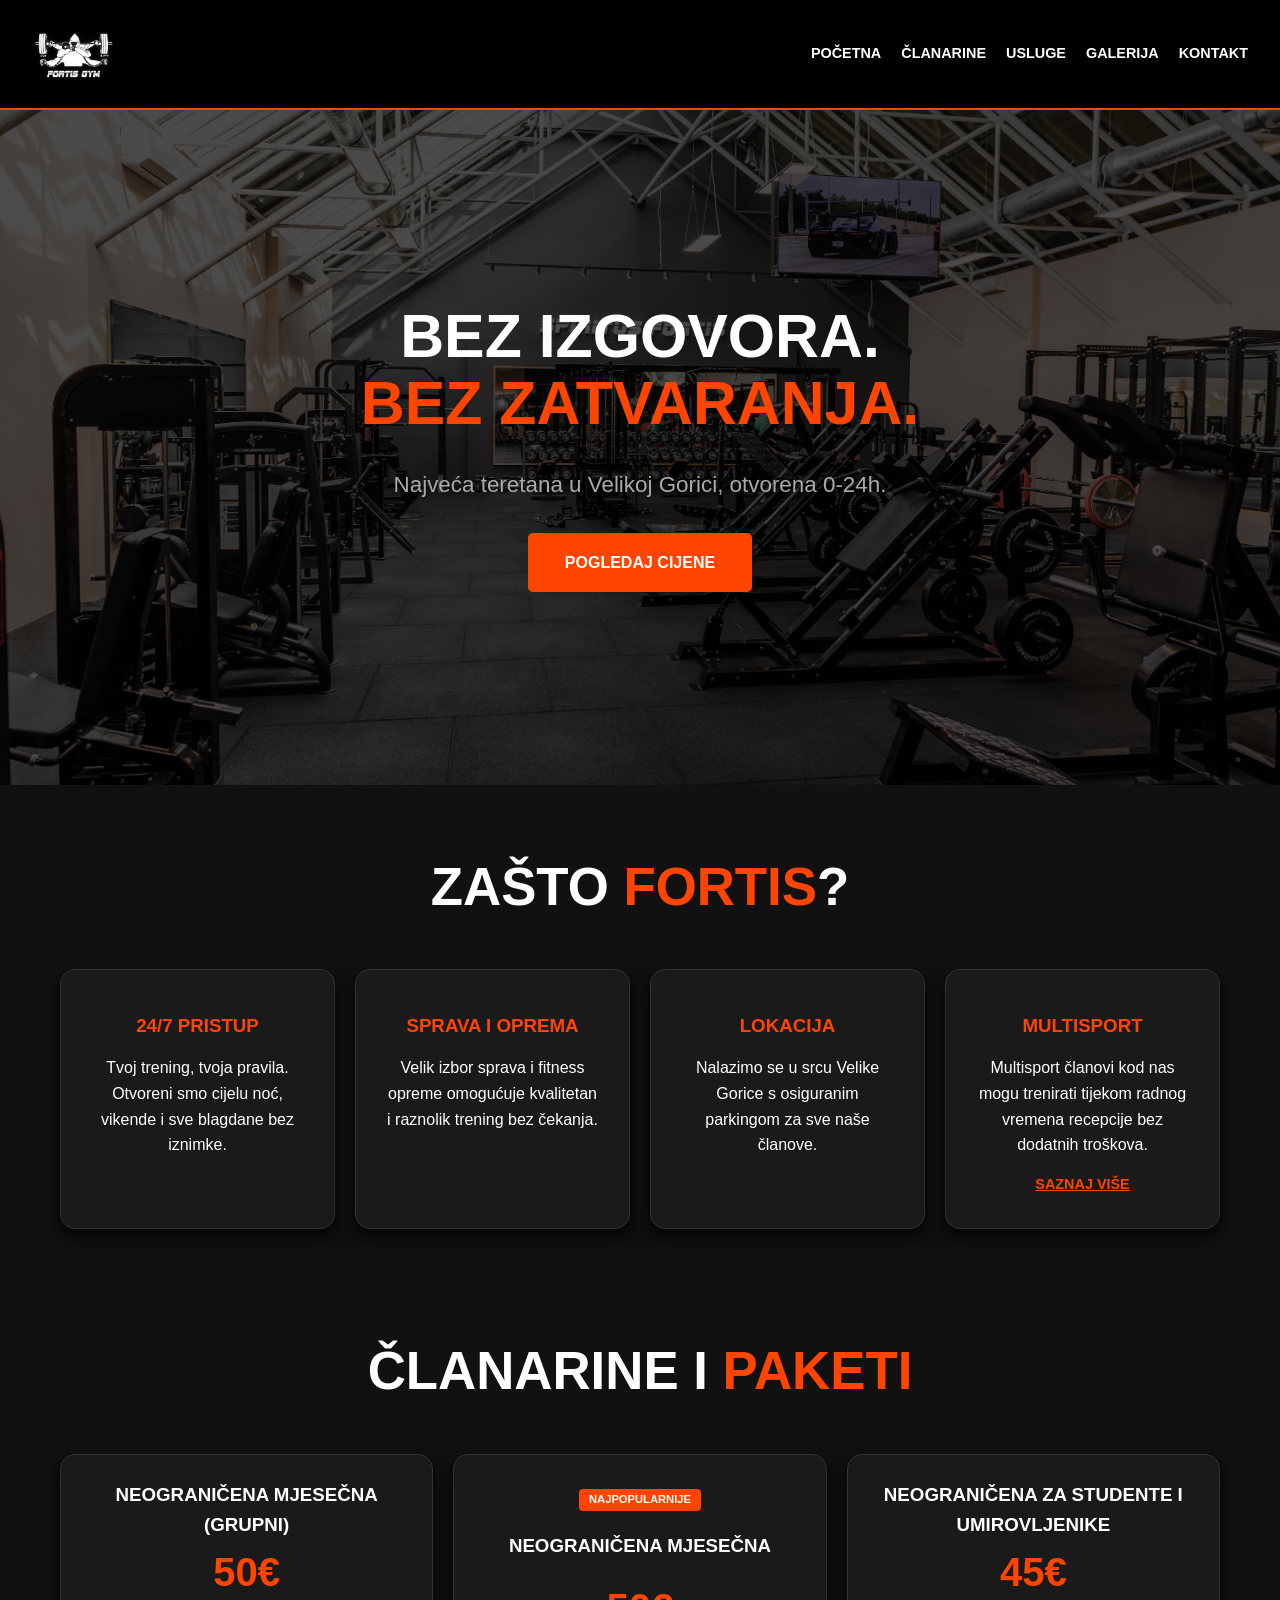
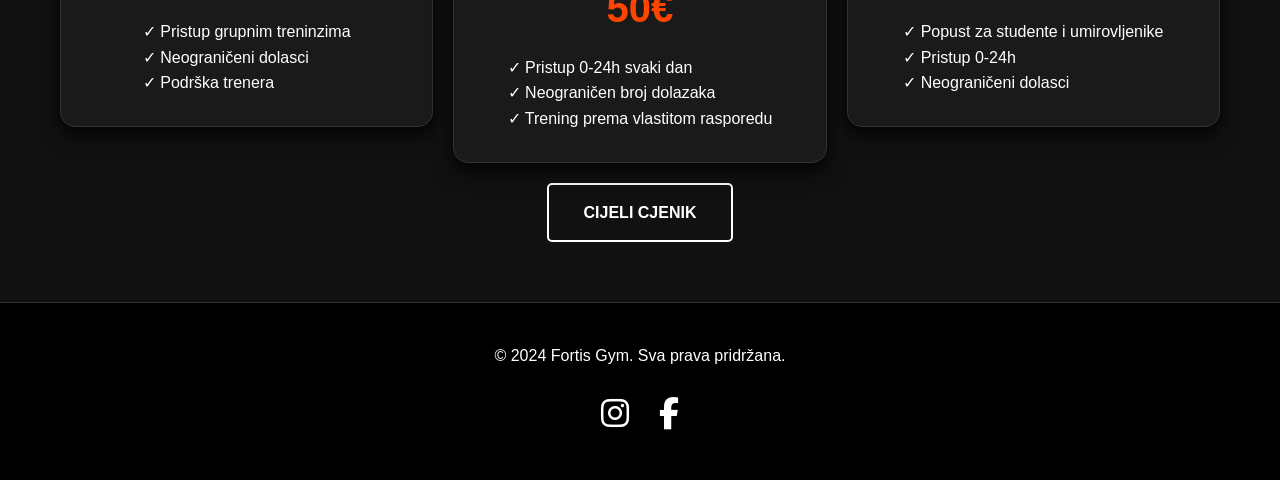
<file: index.html>
<!DOCTYPE html>
<html lang="hr">

<head>
    <meta charset="UTF-8">
    <meta name="viewport" content="width=device-width, initial-scale=1.0">
    <title>Fortis Gym | Početna</title>
    <link rel="stylesheet" href="https://cdnjs.cloudflare.com/ajax/libs/font-awesome/6.4.2/css/all.min.css">
    <link rel="stylesheet" href="CSS/style.css">
</head>

<body>

    <header>
        <div class="logo">
            <a href="index.html"><img src="slike/logo.png" alt="Fortis Gym Logo"></a>
        </div>
        <input type="checkbox" id="menu-toggle" class="menu-toggle">
        <label for="menu-toggle" class="hamburger"><span></span><span></span><span></span></label>
        <nav>
            <a href="index.html">Početna</a>
            <a href="clanarine.html">Članarine</a>
            <a href="usluge.html">Usluge</a>
            <a href="galerija.html">Galerija</a>
            <a href="kontakt.html">Kontakt</a>
        </nav>
    </header>

    <div class="hero"
        style="background-image: linear-gradient(rgba(0,0,0,0.7), rgba(0,0,0,0.7)), url('slike/Naslovna.jpg');">
        <h2>BEZ IZGOVORA.<br><span class="orange">BEZ ZATVARANJA.</span></h2>
        <p style="margin-top: 30px; color: #aaaaaa; font-size: 1.4rem;">Najveća teretana u Velikoj Gorici, otvorena
            0-24h.</p>
        <div style="margin-top: 30px;">
            <a href="#cjenik" class="btn">POGLEDAJ CIJENE</a>
        </div>
    </div>

    <main class="container">
        <section class="text-center mb-40">
            <h2 class="section-title">ZAŠTO <span class="orange">FORTIS</span>?</h2>
            <div class="grid-layout">
                <div class="card shadow-3d">
                    <h3 class="orange">24/7 PRISTUP</h3>
                    <p>Tvoj trening, tvoja pravila. Otvoreni smo cijelu noć, vikende i sve blagdane bez iznimke.</p>
                </div>
                <div class="card shadow-3d">
                    <h3 class="orange">SPRAVA I OPREMA</h3>
                    <p>Velik izbor sprava i fitness opreme omogućuje kvalitetan i raznolik trening bez čekanja.</p>
                </div>
                <div class="card shadow-3d">
                    <h3 class="orange">LOKACIJA</h3>
                    <p>Nalazimo se u srcu Velike Gorice s osiguranim parkingom za sve naše članove.</p>
                </div>

                <div class="card shadow-3d">
                    <h3 class="orange">MULTISPORT</h3>
                    <p>Multisport članovi kod nas mogu trenirati tijekom radnog vremena recepcije bez dodatnih troškova.
                    </p>

                    <details class="multisport-info">
                        <summary>Saznaj više</summary>
                        <div class="info-box">
                            Ako želite pristup teretani 0-24, potrebna je nadoplata u iznosu od 20 €.
                        </div>
                    </details>
                </div>
            </div>
        </section>

        <section id="cjenik" class="text-center mt-100">
            <h2 class="section-title">ČLANARINE I <span class="orange">PAKETI</span></h2>
            <div class="grid-layout">
                <div class="card shadow-3d">
                    <h3>NEOGRANIČENA MJESEČNA (GRUPNI)</h3>
                    <p class="orange" style="font-size: 2.5rem; font-weight: bold; margin: 15px 0;">50€</p>
                    <ul style="list-style: none; padding: 0; display: inline-block; text-align: left;">
                        <li>✓ Pristup grupnim treninzima</li>
                        <li>✓ Neograničeni dolasci</li>
                        <li>✓ Podrška trenera</li>
                    </ul>
                </div>

                <div class="card shadow-3d popular-card">
                    <div class="popular-badge">NAJPOPULARNIJE</div>
                    <h3>NEOGRANIČENA MJESEČNA</h3>
                    <p class="orange" style="font-size: 2.5rem; font-weight: bold; margin: 15px 0;">50€</p>
                    <ul style="list-style: none; padding: 0; display: inline-block; text-align: left;">
                        <li>✓ Pristup 0-24h svaki dan</li>
                        <li>✓ Neograničen broj dolazaka</li>
                        <li>✓ Trening prema vlastitom rasporedu</li>
                    </ul>
                </div>

                <div class="card shadow-3d">
                    <h3>NEOGRANIČENA ZA STUDENTE I UMIROVLJENIKE</h3>
                    <p class="orange" style="font-size: 2.5rem; font-weight: bold; margin: 15px 0;">45€</p>
                    <ul style="list-style: none; padding: 0; display: inline-block; text-align: left;">
                        <li>✓ Popust za studente i umirovljenike</li>
                        <li>✓ Pristup 0-24h</li>
                        <li>✓ Neograničeni dolasci</li>
                    </ul>
                </div>
            </div>
            <div>
                <a href="clanarine.html" class="btn btn-outline" style="margin-top: 20px;">CIJELI CJENIK</a>
            </div>
        </section>
    </main>

<footer>
    <div class="footer-content">
        <p>&copy; 2024 Fortis Gym. Sva prava pridržana.</p>

        <div class="social-links">
            <a href="https://www.instagram.com/fortis.gym.vg/" target="_blank" class="social-icon insta">
                <i class="fab fa-instagram"></i>
            </a>
            <a href="https://www.facebook.com/fortisgymvelikagorica" target="_blank" class="social-icon fb">
                <i class="fab fa-facebook-f"></i>
            </a>
        </div>
    </div>
</footer>
</body>

</html>
</file>
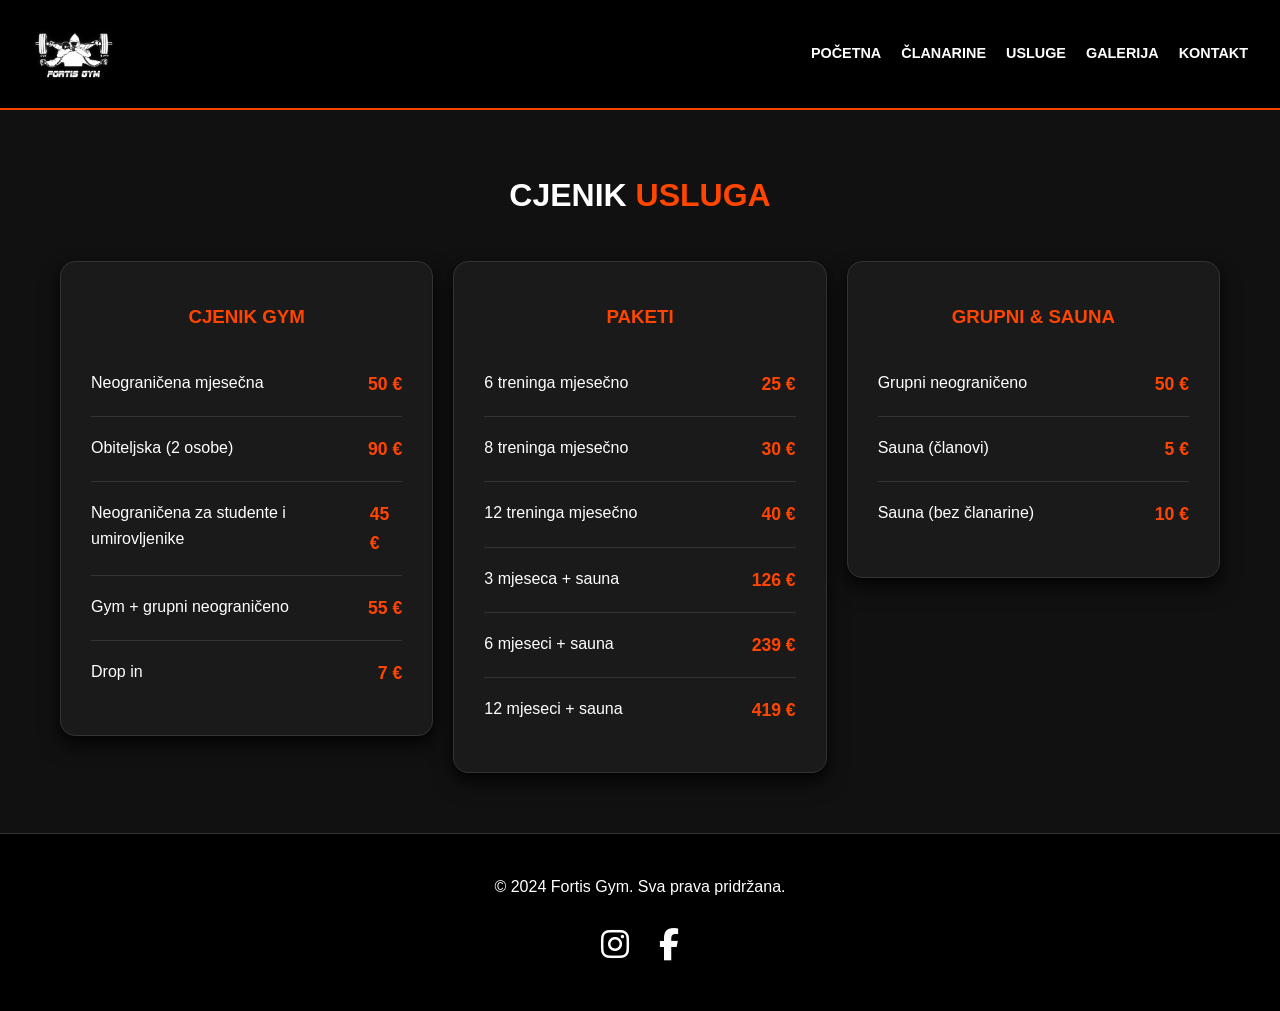
<file: clanarine.html>
<!DOCTYPE html>
<html lang="hr">

<head>
    <meta charset="UTF-8">
    <meta name="viewport" content="width=device-width, initial-scale=1.0">
    <title>Članarine | Fortis Gym</title>
    <link rel="stylesheet" href="https://cdnjs.cloudflare.com/ajax/libs/font-awesome/6.4.2/css/all.min.css">
    <link rel="stylesheet" href="CSS/style.css">
    <style>
        /* Razmak između redova i formatiranje stavki */
        .price-item {
            display: flex;
            justify-content: space-between;
            padding: 18px 0;
            /* Veći space između redova */
            border-bottom: 1px solid #333;
        }

        .price-item:last-child {
            border-bottom: none;
        }

        /* Narančasta boja samo za cijenu */
        .price-value {
            color: var(--primary-color);
            font-weight: bold;
            font-size: 1.1rem;
        }

        .card h3 {
            margin-bottom: 20px;
        }
    </style>
</head>

<body>
    <header>
        <div class="logo"><a href="index.html"><img src="slike/logo.png" alt="Logo"></a></div>
        <input type="checkbox" id="menu-toggle" class="menu-toggle">
        <label for="menu-toggle" class="hamburger"><span></span><span></span><span></span></label>
        <nav>
            <a href="index.html">Početna</a>
            <a href="clanarine.html">Članarine</a>
            <a href="usluge.html">Usluge</a>
            <a href="galerija.html">Galerija</a>
            <a href="kontakt.html">Kontakt</a>
        </nav>
    </header>

    <main class="container">
        <h1 class="text-center mb-40">CJENIK <span class="orange">USLUGA</span></h1>

        <div class="grid-layout">
            <div class="card shadow-3d" style="text-align: left;">
                <h3 class="orange">CJENIK GYM</h3>
                <div class="price-item"><span>Neograničena mjesečna</span> <span class="price-value">50 €</span></div>
                <div class="price-item"><span>Obiteljska (2 osobe)</span> <span class="price-value">90 €</span></div>
                <div class="price-item"><span>Neograničena za studente i umirovljenike</span> <span class="price-value">45 €</span></div>
                <div class="price-item"><span>Gym + grupni neograničeno</span> <span class="price-value">55 €</span>
                </div>
                <div class="price-item"><span>Drop in</span> <span class="price-value">7 €</span></div>
            </div>

            <div class="card shadow-3d" style="text-align: left;">
                <h3 class="orange">PAKETI</h3>
                <div class="price-item"><span>6 treninga mjesečno</span> <span class="price-value">25 €</span></div>
                <div class="price-item"><span>8 treninga mjesečno</span> <span class="price-value">30 €</span></div>
                <div class="price-item"><span>12 treninga mjesečno</span> <span class="price-value">40 €</span></div>
                <div class="price-item"><span>3 mjeseca + sauna</span> <span class="price-value">126 €</span></div>
                <div class="price-item"><span>6 mjeseci + sauna</span> <span class="price-value">239 €</span></div>
                <div class="price-item"><span>12 mjeseci + sauna</span> <span class="price-value">419 €</span></div>
            </div>

            <div class="card shadow-3d" style="text-align: left;">
                <h3 class="orange">GRUPNI & SAUNA</h3>
                <div class="price-item"><span>Grupni neograničeno</span> <span class="price-value">50 €</span></div>
                <div class="price-item"><span>Sauna (članovi)</span> <span class="price-value">5 €</span></div>
                <div class="price-item"><span>Sauna (bez članarine)</span> <span class="price-value">10 €</span></div>
            </div>
        </div>
    </main>

<footer>
    <div class="footer-content">
        <p>&copy; 2024 Fortis Gym. Sva prava pridržana.</p>

        <div class="social-links">
            <a href="https://www.instagram.com/tvoj_profil" target="_blank" class="social-icon insta">
                <i class="fab fa-instagram"></i>
            </a>
            <a href="https://www.facebook.com/tvoj_profil" target="_blank" class="social-icon fb">
                <i class="fab fa-facebook-f"></i>
            </a>
        </div>
    </div>
</footer>
</body>

</html>
</file>
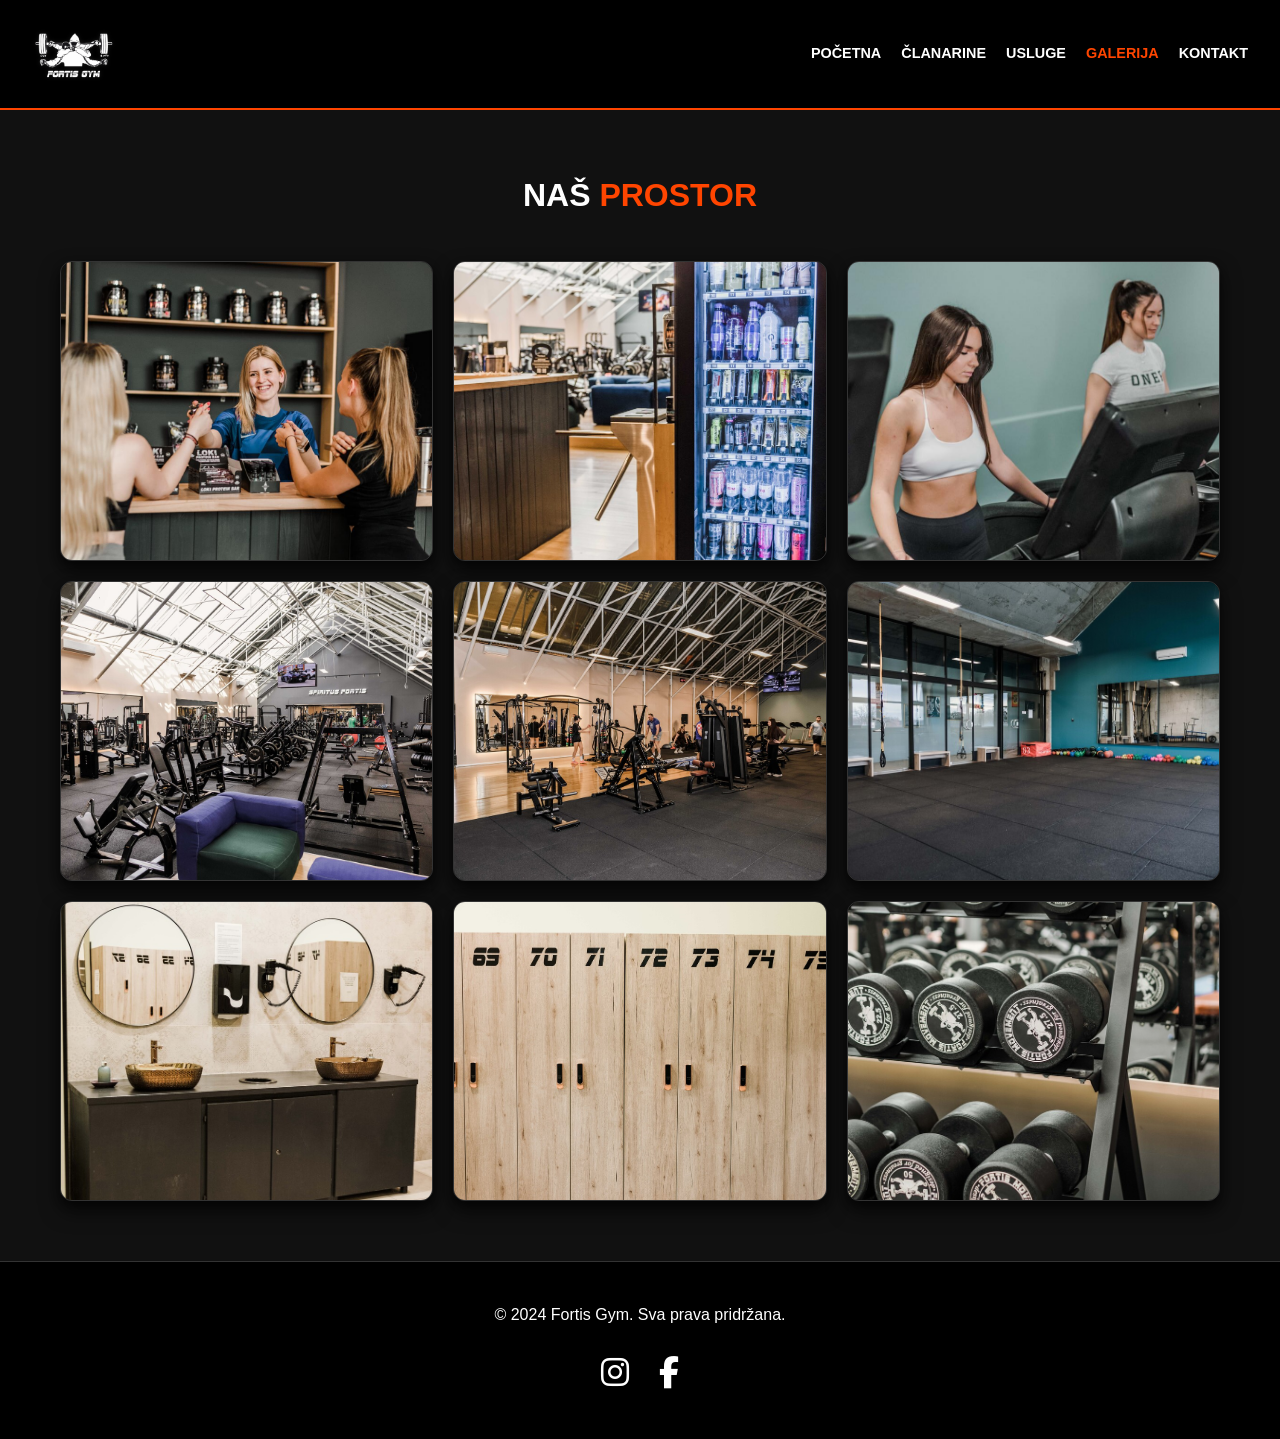
<file: galerija.html>
<!DOCTYPE html>
<html lang="hr">

<head>
    <meta charset="UTF-8">
    <meta name="viewport" content="width=device-width, initial-scale=1.0">
    <title>Galerija | Fortis Gym</title>
    <link rel="stylesheet" href="https://cdnjs.cloudflare.com/ajax/libs/font-awesome/6.4.2/css/all.min.css">
    <link rel="stylesheet" href="CSS/style.css">
</head>

<body>

    <header>
        <div class="logo">
            <a href="index.html"><img src="slike/logo.png" alt="Fortis Gym Logo"></a>
        </div>
        <input type="checkbox" id="menu-toggle" class="menu-toggle">
        <label for="menu-toggle" class="hamburger">
            <span></span><span></span><span></span>
        </label>
        <nav>
            <a href="index.html">Početna</a>
            <a href="clanarine.html">Članarine</a>
            <a href="usluge.html">Usluge</a>
            <a href="galerija.html" style="color: var(--primary-color);">Galerija</a>
            <a href="kontakt.html">Kontakt</a>
        </nav>
    </header>

    <main class="container">
        <h1 class="text-center mb-40">NAŠ <span class="orange">PROSTOR</span></h1>

        <div class="gallery-grid">
            <div class="gallery-item shadow-3d">
                <img src="slike/galerija1.jpg" alt="Moderna recepcija i ulazni prostor Fortis Gym teretane">
                <div class="gallery-overlay">
                    <p>Recepcija</p>
                </div>
            </div>
            <div class="gallery-item shadow-3d">
                <img src="slike/galerija2.jpg" alt="Ulaz">
                <div class="gallery-overlay">
                    <p>Ulaz</p>
                </div>
            </div>
            <div class="gallery-item shadow-3d">
                <img src="slike/galerija3.jpg" alt="Cardio zona s profesionalnim trakama za trčanje i biciklima">
                <div class="gallery-overlay">
                    <p>Cardio zona</p>
                </div>
            </div>
            <div class="gallery-item shadow-3d">
                <img src="slike/galerija4.jpg" alt="Prostrana glavna dvorana za vježbanje">
                <div class="gallery-overlay">
                    <p>Glavna dvorana</p>
                </div>
            </div>
            <div class="gallery-item shadow-3d">
                <img src="slike/galerija5.jpg" alt="Zona sa slobodnim utezima, bučicama i spravama">
                <div class="gallery-overlay">
                    <p>Zona slobodnih utega</p>
                </div>
            </div>
            <div class="gallery-item shadow-3d">
                <img src="slike/galerija6.jpg" alt="Dvorana za grupne treninge">
                <div class="gallery-overlay">
                    <p>Dvorana</p>
                </div>
            </div>
            <div class="gallery-item shadow-3d">
                <img src="slike/galerija7.jpg" alt="Toalet">
                <div class="gallery-overlay">
                    <p>Toalet</p>
                </div>
            </div>
            <div class="gallery-item shadow-3d">
                <img src="slike/galerija8.jpg" alt="Ormarići">
                <div class="gallery-overlay">
                    <p>Ormarići</p>
                </div>
            </div>
            <div class="gallery-item shadow-3d">
                <img src="slike/galerija9.jpg" alt="Utezi">
                <div class="gallery-overlay">
                    <p>Utezi</p>
                </div>
            </div>
        </div>
    </main>

<footer>
    <div class="footer-content">
        <p>&copy; 2024 Fortis Gym. Sva prava pridržana.</p>

        <div class="social-links">
            <a href="https://www.instagram.com/tvoj_profil" target="_blank" class="social-icon insta">
                <i class="fab fa-instagram"></i>
            </a>
            <a href="https://www.facebook.com/tvoj_profil" target="_blank" class="social-icon fb">
                <i class="fab fa-facebook-f"></i>
            </a>
        </div>
    </div>
</footer>

</body>

</html>
</file>
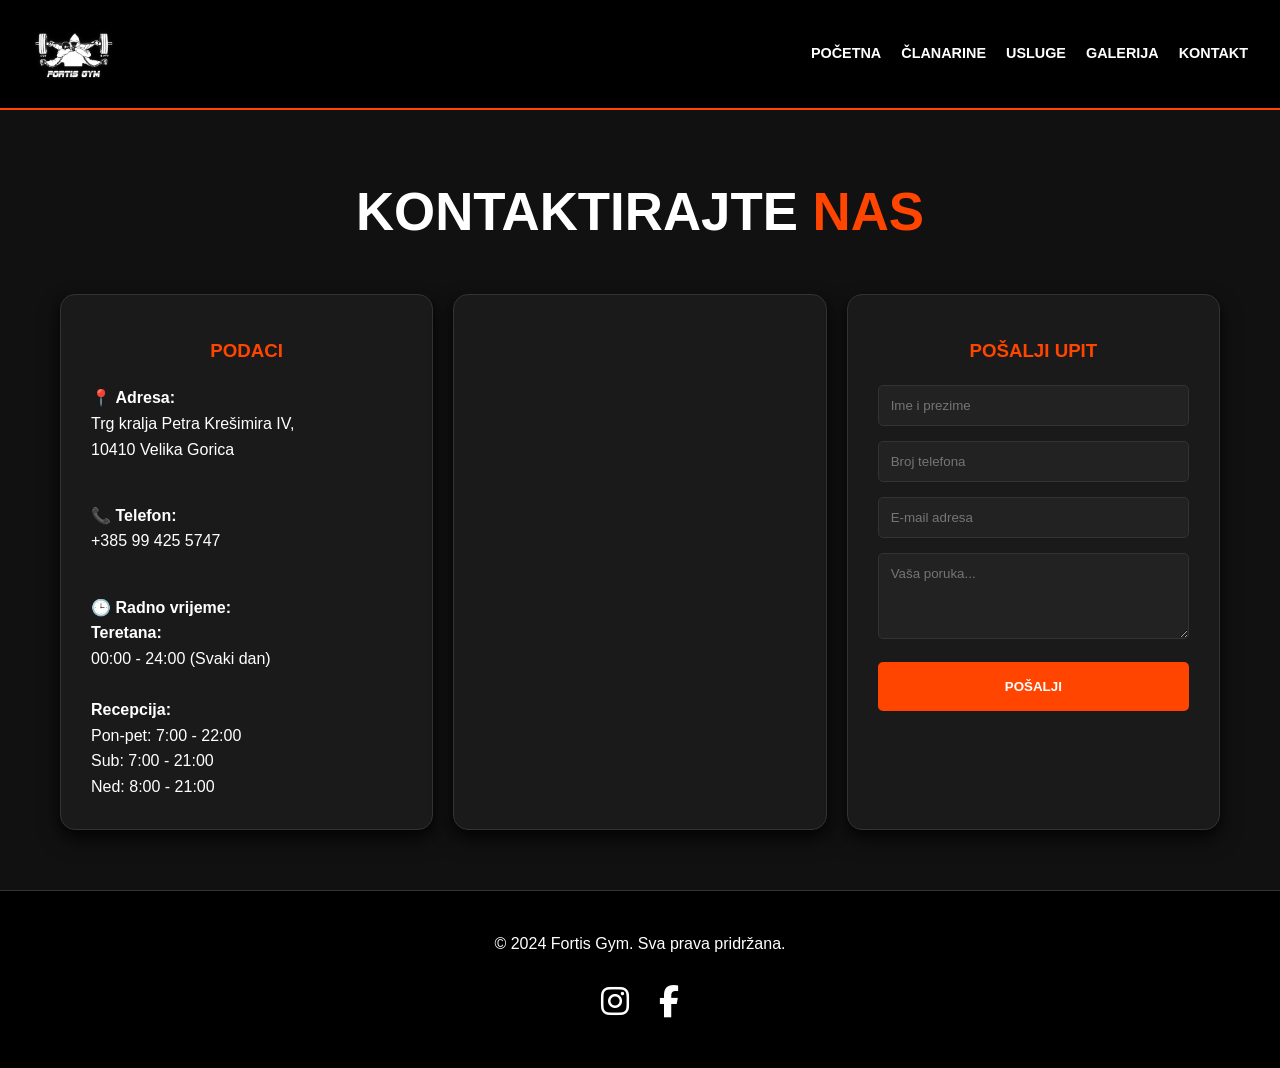
<file: kontakt.html>
<!DOCTYPE html>
<html lang="hr">

<head>
    <meta charset="UTF-8">
    <meta name="viewport" content="width=device-width, initial-scale=1.0">
    <title>Kontakt | Fortis Gym</title>
    <link rel="stylesheet" href="https://cdnjs.cloudflare.com/ajax/libs/font-awesome/6.4.2/css/all.min.css">
    <link rel="stylesheet" href="CSS/style.css">
</head>

<body>

    <header>
        <div class="logo">
            <a href="index.html"><img src="slike/logo.png" alt="Fortis Gym Logo"></a>
        </div>
        <input type="checkbox" id="menu-toggle" class="menu-toggle">
        <label for="menu-toggle" class="hamburger"><span></span><span></span><span></span></label>
        <nav>
            <a href="index.html">Početna</a>
            <a href="clanarine.html">Članarine</a>
            <a href="usluge.html">Usluge</a>
            <a href="galerija.html">Galerija</a>
            <a href="kontakt.html">Kontakt</a>
        </nav>
    </header>

    <main class="container">
        <h1 class="text-center section-title">KONTAKTIRAJTE <span class="orange">NAS</span></h1>

        <div class="grid-layout contact-grid">

            <div class="card shadow-3d" style="text-align: left;">
                <h3 class="orange" style="margin-bottom: 20px;">PODACI</h3>
                <p>📍 <strong>Adresa:</strong><br>Trg kralja Petra Krešimira IV,<br>10410 Velika Gorica</p>
                <br>
                <p>📞 <strong>Telefon:</strong><br>+385 99 425 5747</p>
                <br>
                <p>🕒 <strong>Radno vrijeme:</strong><br>
                    <strong>Teretana:</strong><br>00:00 - 24:00 (Svaki dan)<br><br>
                    <strong>Recepcija:</strong><br>
                    Pon-pet: 7:00 - 22:00<br>
                    Sub: 7:00 - 21:00<br>
                    Ned: 8:00 - 21:00
                </p>
            </div>

            <div class="card shadow-3d map-wrapper">
                <iframe
                    src="https://www.google.com/maps/embed?pb=!1m18!1m12!1m3!1d2785.8732360585644!2d16.072234!3d45.713531!2m3!1f0!2f0!3f0!3m2!1i1024!2i768!4f13.1!3m3!1m2!1s0x0%3A0x0!2zNDXCsDQyJzQ4LjciTiAxNsKwMDQnMTkuOCJF!5e0!3m2!1shr!2shr!4v1700000000000"
                    width="100%" height="100%" allowfullscreen="" loading="lazy">
                </iframe>
            </div>

            <div class="card shadow-3d">
                <h3 class="orange" style="margin-bottom: 20px;">POŠALJI UPIT</h3>
                <form action="https://formspree.io/f/TVOJ_ID_OVDJE" method="POST">
                    <input type="text" name="ime" placeholder="Ime i prezime" required>
                    <input type="tel" name="telefon" placeholder="Broj telefona" required>
                    <input type="email" name="email" placeholder="E-mail adresa" required>
                    <textarea name="poruka" rows="4" placeholder="Vaša poruka..." required></textarea>
                    <input type="text" name="_gotcha" style="display:none">
                    <button type="submit" class="btn" style="width: 100%;">POŠALJI</button>
                </form>
            </div>
        </div>
    </main>

<footer>
    <div class="footer-content">
        <p>&copy; 2024 Fortis Gym. Sva prava pridržana.</p>

        <div class="social-links">
            <a href="https://www.instagram.com/tvoj_profil" target="_blank" class="social-icon insta">
                <i class="fab fa-instagram"></i>
            </a>
            <a href="https://www.facebook.com/tvoj_profil" target="_blank" class="social-icon fb">
                <i class="fab fa-facebook-f"></i>
            </a>
        </div>
    </div>
</footer>
</body>

</html>
</file>
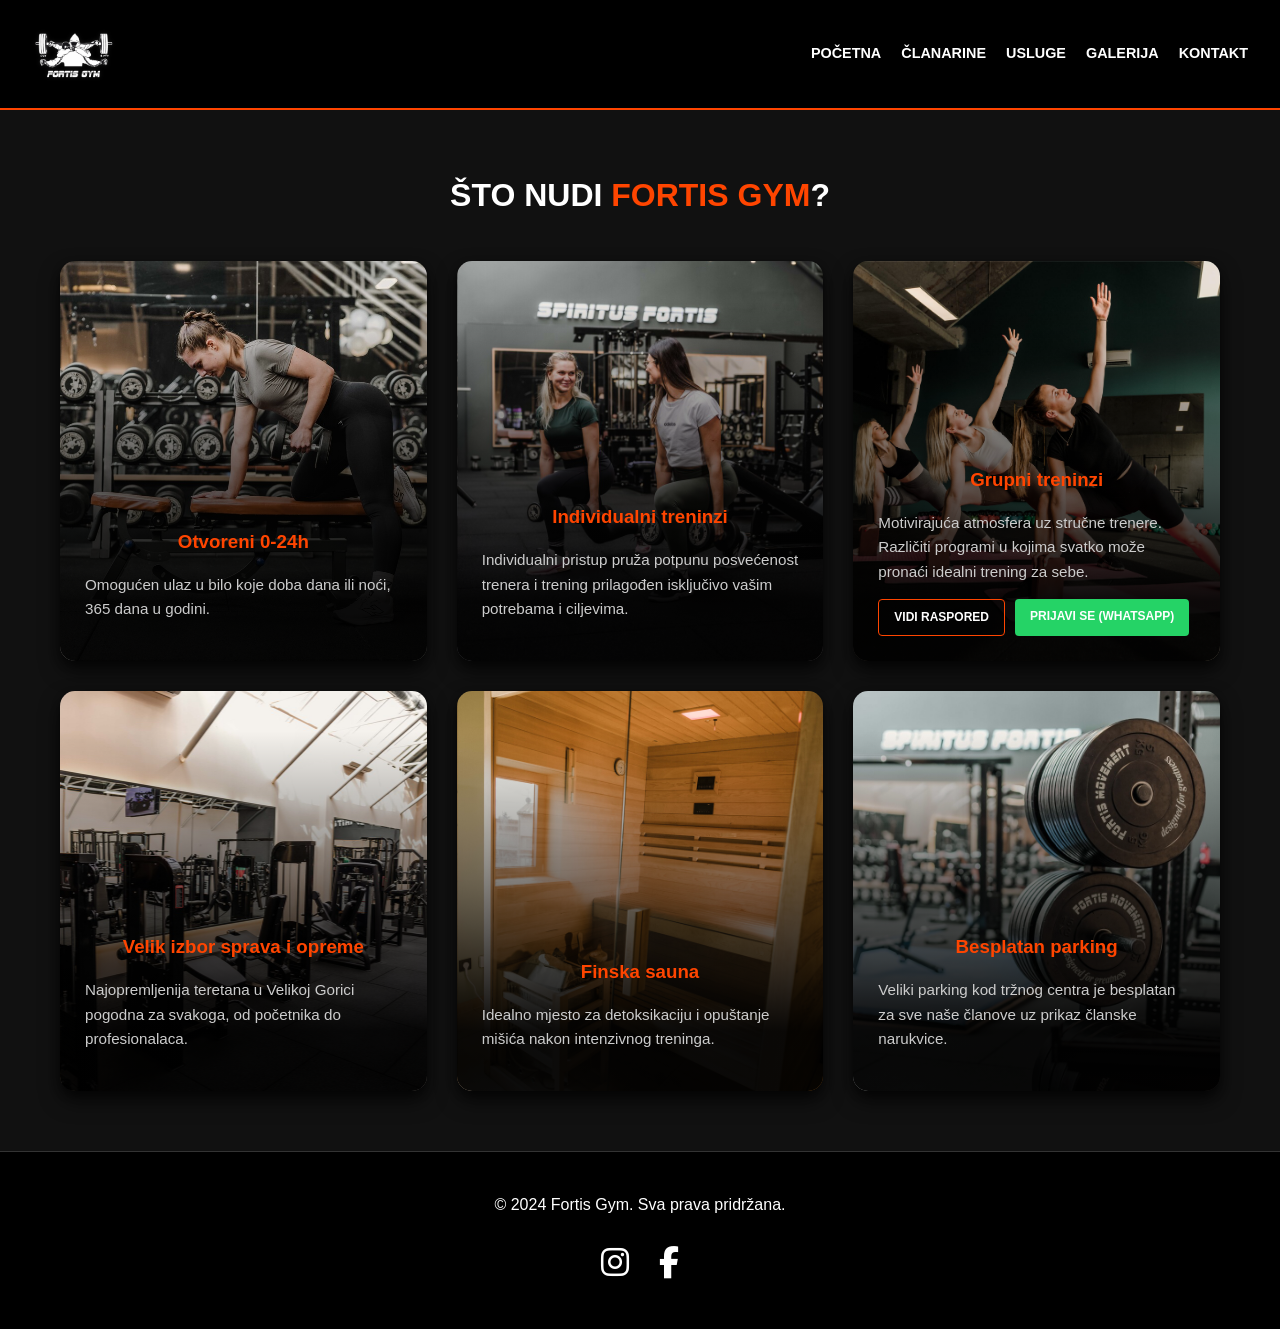
<file: usluge.html>
<!DOCTYPE html>
<html lang="hr">

<head>
    <meta charset="UTF-8">
    <meta name="viewport" content="width=device-width, initial-scale=1.0">
    <title>Usluge | Fortis Gym</title>
    <link rel="stylesheet" href="https://cdnjs.cloudflare.com/ajax/libs/font-awesome/6.4.2/css/all.min.css">
    <link rel="stylesheet" href="CSS/style.css">
</head>

<body>
    <header>
        <div class="logo"><a href="index.html"><img src="slike/logo.png" alt="Logo"></a></div>
        <input type="checkbox" id="menu-toggle" class="menu-toggle">
        <label for="menu-toggle" class="hamburger"><span></span><span></span><span></span></label>
        <nav>
            <a href="index.html">Početna</a>
            <a href="clanarine.html">Članarine</a>
            <a href="usluge.html">Usluge</a>
            <a href="galerija.html">Galerija</a>
            <a href="kontakt.html">Kontakt</a>
        </nav>
    </header>

    <main class="container">
        <h1 class="text-center mb-40">ŠTO NUDI <span class="orange">FORTIS GYM</span>?</h1>

        <div class="grid-3-columns">
            <div class="card shadow-3d service-card" style="background-image: url('slike/usluge1.jpg');">
                <h3 class="orange">Otvoreni 0-24h</h3>
                <p>Omogućen ulaz u bilo koje doba dana ili noći, 365 dana u godini.</p>
            </div>

            <div class="card shadow-3d service-card" style="background-image: url('slike/usluge2.jpg');">
                <h3 class="orange">Individualni treninzi</h3>
                <p>Individualni pristup pruža potpunu posvećenost trenera i trening prilagođen isključivo vašim
                    potrebama i ciljevima.</p>
            </div>

            <div class="card shadow-3d service-card" style="background-image: url('slike/usluge3.jpg');">
                <h3 class="orange">Grupni treninzi</h3>
                <p>Motivirajuća atmosfera uz stručne trenere. Različiti programi u kojima svatko može pronaći idealni
                    trening za sebe.</p>
                <div class="service-actions">
                    <a href="https://www.instagram.com/p/DTD74uMCDNG/" target="_blank" class="btn-small btn-insta">Vidi
                        raspored</a>
                    <a href="https://wa.me/385977864956?text=Pozdrav,%20želim%20se%20prijaviti%20na%20grupni%20trening."
                        target="_blank" class="btn-small btn-whatsapp">Prijavi se (WhatsApp)</a>
                </div>
            </div>

            <div class="card shadow-3d service-card" style="background-image: url('slike/usluge4.jpg');">
                <h3 class="orange">Velik izbor sprava i opreme</h3>
                <p>Najopremljenija teretana u Velikoj Gorici pogodna za svakoga, od početnika do profesionalaca.</p>
            </div>

            <div class="card shadow-3d service-card" style="background-image: url('slike/usluge5.jpg');">
                <h3 class="orange">Finska sauna</h3>
                <p>Idealno mjesto za detoksikaciju i opuštanje mišića nakon intenzivnog treninga.</p>
            </div>

            <div class="card shadow-3d service-card" style="background-image: url('slike/usluge6.jpg');">
                <h3 class="orange">Besplatan parking</h3>
                <p>Veliki parking kod tržnog centra je besplatan za sve naše članove uz prikaz članske narukvice.</p>
            </div>
        </div>
    </main>
<footer>
    <div class="footer-content">
        <p>&copy; 2024 Fortis Gym. Sva prava pridržana.</p>

        <div class="social-links">
            <a href="https://www.instagram.com/TVOJ_PROFIL" target="_blank" class="social-icon insta">
                <i class="fab fa-instagram"></i>
            </a>
            <a href="https://www.facebook.com/TVOJ_PROFIL" target="_blank" class="social-icon fb">
                <i class="fab fa-facebook-f"></i>
            </a>
        </div>
    </div>
</footer>
</body>

</html>
</file>
<file: CSS/style.css>
:root {
    --primary-color: #ff4500;
    --dark-bg: #111111;
    --card-bg: #1a1a1a;
    --input-bg: #222222;
    --text-light: #ffffff;
    --text-gray: #aaaaaa;
    --transition: all 0.3s ease;
}

* {
    margin: 0;
    padding: 0;
    box-sizing: border-box;
    font-family: 'Segoe UI', Roboto, sans-serif;
}

body {
    background-color: var(--dark-bg);
    color: var(--text-light);
    line-height: 1.6;
    overflow-x: hidden;
}

/* --- HEADER & NAV --- */
/* --- HEADER & NAV --- */
header {
    background-color: #000;
    padding: 0 2.5%;
    /* Smanjen gornji padding jer logo diktira visinu */
    display: flex;
    justify-content: space-between;
    align-items: center;
    position: sticky;
    top: 0;
    z-index: 1000;
    border-bottom: 2px solid var(--primary-color);
    min-height: 110px;
    /* Dodano da stane veliki logo od 100px */
}

.logo img {
    height: 50px;
    /* Tvoja željena veličina */
    width: auto;
    display: block;
    transition: var(--transition);

    /* Dodatni sjaj da se bolje vidi na crnom ako je logo taman */
    filter: drop-shadow(0 0 2px rgba(255, 255, 255, 0.1));
}

nav a {
    color: white;
    text-decoration: none;
    margin-left: 20px;
    font-weight: bold;
    text-transform: uppercase;
    font-size: 0.9rem;
    transition: var(--transition);
}

nav a:hover {
    color: var(--primary-color);
}

/* --- HAMBURGER --- */
.menu-toggle {
    display: none;
}

.hamburger {
    display: none;
    flex-direction: column;
    cursor: pointer;
    gap: 6px;
}

.hamburger span {
    display: block;
    width: 30px;
    height: 3px;
    background: var(--primary-color);
}

@media (max-width: 850px) {
    .logo img {
        height: 55px;
    }

    .hamburger {
        display: flex;
    }

    nav {
        position: fixed;
        top: 72px;
        right: -100%;
        width: 100%;
        height: calc(100vh - 72px);
        background: rgba(0, 0, 0, 0.95);
        flex-direction: column;
        align-items: center;
        justify-content: center;
        transition: 0.4s;
    }

    .menu-toggle:checked~nav {
        right: 0;
    }

    nav a {
        margin: 15px 0;
        font-size: 1.5rem;
    }
}

/* --- HERO --- */
.hero {
    height: 75vh;
    background-size: cover;
    background-position: center;
    display: flex;
    flex-direction: column;
    justify-content: center;
    align-items: center;
    text-align: center;
    padding: 0 20px;
}

.hero h2 {
    font-size: 3.8rem;
    font-weight: 800;
    line-height: 1.1;
    text-transform: uppercase;
}

/* --- GRID SUSTAVI --- */
.container {
    max-width: 1200px;
    margin: 60px auto;
    padding: 0 20px;
}

.card h3 {
    margin-bottom: 1px;
    height: 30px;
    display: flex;
    align-items: center;
    justify-content: center;
}

/* Glavni grid (korišten za početnu - stane 4 u red) */
.grid-layout {
    display: grid;
    grid-template-columns: repeat(auto-fit, minmax(250px, 1fr));
    gap: 20px;
    /* KLJUČNO: 'start' dopušta svakoj kartici da bude kratka koliko je i tekst */ 
    align-items: start;
}

/* Grid za usluge (fiksno 3 u redu na desktopu) */
.grid-3-columns {
    display: grid;
    grid-template-columns: repeat(3, 1fr);
    gap: 30px;
}

@media (max-width: 850px) {
    .grid-3-columns {
        grid-template-columns: 1fr;
    }
}

/* --- KARTICE I 3D EFEKTI --- */
.card {
    background: var(--card-bg);
    padding: 30px;
    border-radius: 15px;
    border: 1px solid #333;
    text-align: center;
    transition: var(--transition);
    position: relative;

/* Uklanjamo 'flex' i fiksne visine da bi kartica bila dugačka samo onoliko koliko ima teksta */ 
height: auto; 
display: block; 
min-height: 260px; 
/* Ovo ih drži urednima u startu, ali ih ne "zaključava" */
}
.card p {
margin-top: 15px;
}

.card h3{
margin-top: 10px;
}

/* --- MULTISPORT DETALJI --- */

.multisport-info {
    margin-top: 15px;
    /* Razmak između teksta i gumba */
    cursor: pointer;
}

.info-box {
    display: none;
    margin-top: 10px;
}

.multisport-info[open] .info-box {
    /* Animacija i prikaz kutije kada se klikne */
    display: block;
}

/* 3. MULTISPORT GUMB NA DNU */
.multisport-info {
    margin-top: auto;
    /* Drži 'Saznaj više' na dnu inicijalne visine od 350px */
    padding-top: 15px;
}

.shadow-3d {
    box-shadow: 0 10px 20px rgba(0, 0, 0, 0.6), 0 4px 8px rgba(0, 0, 0, 0.4);
}

.card:hover {
    transform: translateY(-10px);
    border-color: var(--primary-color) !important;
    box-shadow: 0 15px 30px rgba(255, 69, 0, 0.3);
}

.popular-badge {
    background: var(--primary-color);
    color: white;
    padding: 2px 10px;
    font-size: 0.7rem;
    font-weight: bold;
    border-radius: 4px;
    display: inline-block;
    margin-bottom: 10px;
}

/* Slike u uslugama i galeriji */
.card-img {
    width: 100%;
    height: 200px;
    object-fit: cover;
    border-radius: 10px;
    margin-bottom: 20px;
    border: 1px solid #333;
}

.gallery-grid {
    display: grid;
    grid-template-columns: repeat(auto-fit, minmax(300px, 1fr));
    gap: 20px;
    margin-top: 30px;
}

.gallery-item {
    height: 300px;
    overflow: hidden;
    border-radius: 12px;
    position: relative;
    border: 1px solid #333;
}

.gallery-item img {
    width: 100%;
    height: 100%;
    object-fit: cover;
    transition: transform 0.5s ease;
}

.gallery-item:hover img {
    transform: scale(1.1);
}

/* --- RAZMACI I POMOĆNE KLASE --- */
.mt-100 {
    margin-top: 100px;
}

@media (max-width: 850px) {
    .mt-100 {
        margin-top: 60px;
    }
}

.orange {
    color: var(--primary-color);
}

.text-center {
    text-align: center;
}

.mb-40 {
    margin-bottom: 40px;
}

.section-title {
    font-size: 3.3rem;
    font-weight: 900;
    text-transform: uppercase;
    margin-bottom: 40px;
}

/* --- GUMBI, FORME I OSTALO --- */
.btn {
    display: inline-block;
    background: var(--primary-color);
    color: white;
    padding: 15px 35px;
    text-decoration: none;
    border-radius: 5px;
    font-weight: bold;
    transition: var(--transition);
    border: 2px solid var(--primary-color);
    cursor: pointer;
}

.btn-outline {
    background: transparent;
    border: 2px solid white;
}

footer {
    padding: 40px;
    text-align: center;
    background: #000;
    border-top: 1px solid #333;
}

input,
textarea {
    width: 100%;
    padding: 12px;
    background: var(--input-bg);
    border: 1px solid #333;
    color: white;
    border-radius: 5px;
    margin-bottom: 15px;
}

/* Fix za kartu na kontaktu */
.mini-map-card iframe {
    display: block;
    filter: grayscale(1) invert(0.9);
    border: 0;
}

/* --- MOBILNA NAVIGACIJA --- */
@media (max-width: 768px) {
    nav {
        display: none;
        flex-direction: column;
        width: 100%;
        background-color: rgba(0, 0, 0, 0.95);
        position: absolute;
        top: 70px;
        left: 0;
        text-align: center;
        padding: 20px 0;
        z-index: 1000;
        border-bottom: 2px solid var(--primary-color);
    }

    nav a {
        padding: 15px 0;
        width: 100%;
        display: block;
        border-bottom: 1px solid #222;
        font-size: 1.2rem;
    }

    nav a:last-child {
        border-bottom: none;
    }

    .hamburger {
        display: block !important;
        cursor: pointer;
    }

    .menu-toggle:checked~nav {
        display: flex;
    }

    .menu-toggle:checked+.hamburger span:nth-child(1) {
        transform: rotate(45deg) translate(5px, 5px);
    }

    .menu-toggle:checked+.hamburger span:nth-child(2) {
        opacity: 0;
    }

    .menu-toggle:checked+.hamburger span:nth-child(3) {
        transform: rotate(-45deg) translate(7px, -6px);
    }
}

@media (min-width: 769px) {
    .hamburger {
        display: none;
    }

    nav {
        display: flex !important;
    }
}

/* --- STILOVI ZA KARTICE USLUGA --- */
.service-card {
    height: 400px;
    display: flex;
    flex-direction: column;
    justify-content: flex-end;
    text-align: left;
    padding: 25px;
    background-size: cover;
    background-position: center;
    position: relative;
    overflow: hidden;
    border: none;
}

.service-card::before {
    content: "";
    position: absolute;
    top: 0;
    left: 0;
    right: 0;
    bottom: 0;
    background: linear-gradient(transparent 10%, rgba(0, 0, 0, 0.95) 85%);
    z-index: 1;
}

.service-card h3,
.service-card p,
.service-actions {
    position: relative;
    z-index: 2;
}

.service-card p {
    color: #ccc;
    font-size: 0.95rem;
    margin-bottom: 15px;
}

.service-actions {
    display: flex;
    gap: 10px;
    flex-wrap: wrap;
}

.btn-small {
    padding: 8px 15px;
    font-size: 0.75rem;
    font-weight: bold;
    text-decoration: none;
    border-radius: 4px;
    text-transform: uppercase;
    transition: 0.3s;
    display: inline-block;
}

.btn-insta {
    background-color: transparent;
    border: 1px solid var(--primary-color);
    color: white;
}

.btn-insta:hover {
    background-color: var(--primary-color);
}

.btn-whatsapp {
    background-color: #25D366;
    color: white;
    border: none;
}

.btn-whatsapp:hover {
    background-color: #128C7E;
    transform: translateY(-2px);
}

/* --- KONTAKT POPRAVCI --- */
.contact-grid {
    align-items: stretch !important;
}

.map-wrapper {
    padding: 0 !important;
    overflow: hidden;
    display: flex;
}

.map-wrapper iframe {
    flex-grow: 1;
    border: 0;
    filter: grayscale(1) invert(0.9);
    min-height: 400px;
}

/* --- STABILNOST I MULTISPORT --- */
html {
    overflow-y: scroll;
}

.multisport-info {
    /* POPRAVLJENO: Gura gumb na dno okvira bez micanja teksta gore */
    margin-top: auto;
    padding-top: 15px;
    cursor: pointer;
    outline: none;
}

.multisport-info summary {
    list-style: none;
    color: var(--primary-color);
    font-weight: bold;
    font-size: 0.9rem;
    text-transform: uppercase;
    text-decoration: underline;
    transition: var(--transition);
}

.multisport-info summary:hover {
    color: white;
}

.multisport-info summary::-webkit-details-marker {
    display: none;
}

.info-box {
    background: #222;
    padding: 15px;
    border-radius: 8px;
    margin-top: 10px;
    font-size: 0.9rem;
    border-left: 3px solid var(--primary-color);
    animation: slideDown 0.3s ease-out;
}

@keyframes slideDown {
    from {
        opacity: 0;
        transform: translateY(-10px);
    }

    to {
        opacity: 1;
        transform: translateY(0);
    }
}
/* --- FOOTER SOCIAL LINKS --- */
/* --- FOOTER CENTRIRANJE --- */
footer {
    padding: 40px 20px;
    background: #000;
    border-top: 1px solid #333;
    width: 100%;
    /* Flexbox osigurava da je sve u stupcu i centrirano */
    display: flex;
    flex-direction: column;
    align-items: center;
    justify-content: center;
    text-align: center;
}

.footer-container {
    max-width: 1200px;
    margin: 0 auto;
    display: flex;
    flex-direction: column;
    align-items: center;
}

.social-links {
    display: flex;
    justify-content: center;
    /* Centriranje ikona vodoravno unutar njihovog diva */
    align-items: center;
    gap: 30px;
    /* Razmak između Instagrama i Facebooka */
    margin-top: 20px;
    /* Razmak od teksta iznad */
}

.social-icon {
    color: white;
    font-size: 2rem;
    /* Veličina ikona */
    transition: var(--transition);
    text-decoration: none;
    display: inline-block;
}

.social-icon:hover {
    color: var(--primary-color);
    transform: translateY(-5px);
    /* Mali skok na gore kad se prođe mišem */
}

.social-icon.fb:hover {
    color: #4267B2;
    /* Facebook boja */
    transform: translateY(-5px);
}
</file>
